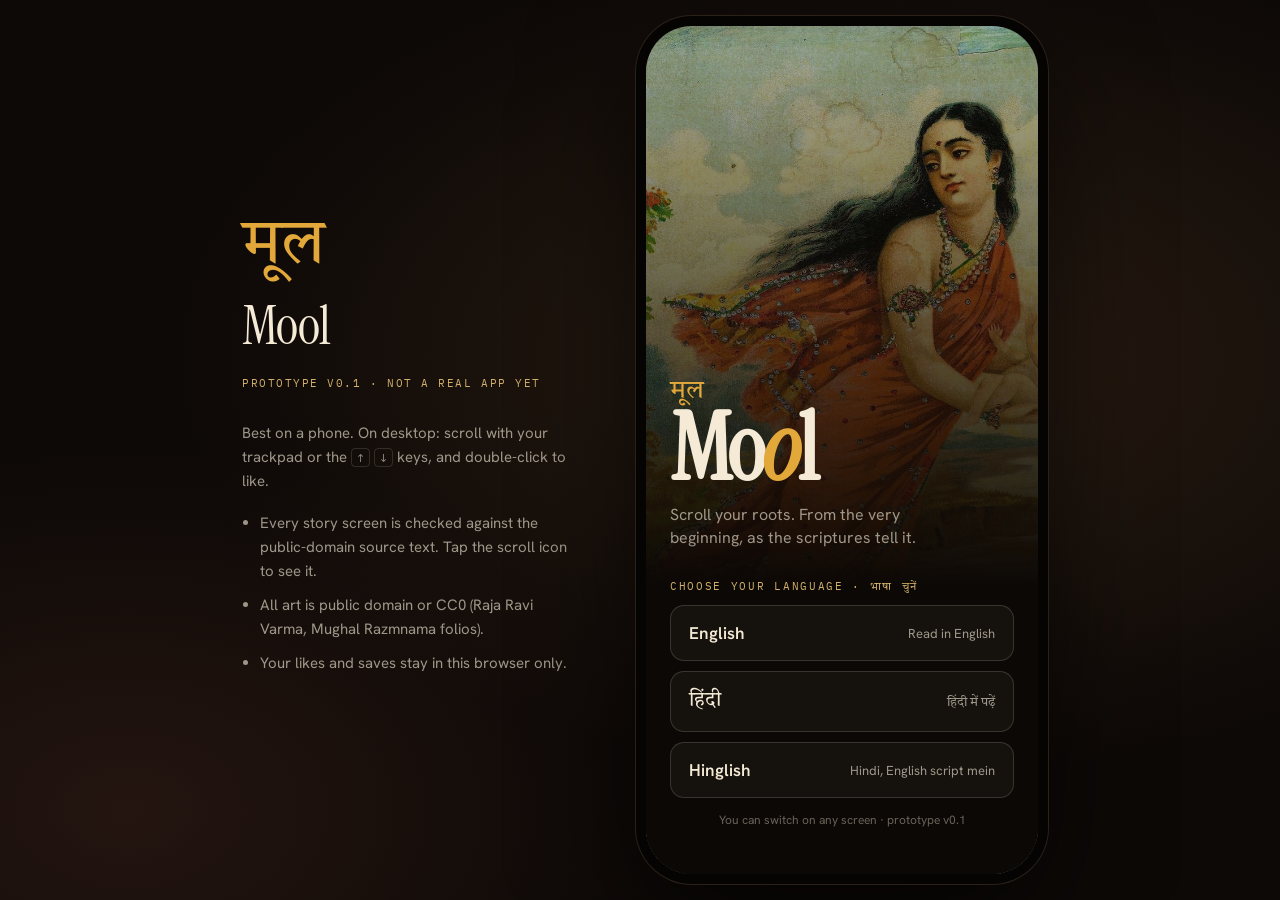
<file: index.html>
<!doctype html>
<html lang="en">
<head>
  <meta charset="utf-8" />
  <meta name="viewport" content="width=device-width, initial-scale=1, viewport-fit=cover, user-scalable=no" />
  <meta name="theme-color" content="#120d09" />
  <title>Mool · Scroll your roots</title>
  <link rel="preconnect" href="https://fonts.googleapis.com" />
  <link rel="preconnect" href="https://fonts.gstatic.com" crossorigin />
  <link href="https://fonts.googleapis.com/css2?family=Instrument+Serif:ital@0;1&family=Tiro+Devanagari+Hindi:ital@0;1&family=Tiro+Devanagari+Sanskrit&family=Hanken+Grotesk:wght@400;500;600;700&family=IBM+Plex+Mono:wght@400;500&display=swap" rel="stylesheet" />
  <link rel="stylesheet" href="styles.css" />
</head>
<body>
  <!-- desktop-only side note -->
  <aside class="deck" aria-hidden="true">
    <div class="deck__mark">मूल</div>
    <h1 class="deck__title">Mool</h1>
    <p class="deck__kicker">prototype v0.1 · not a real app yet</p>
    <p class="deck__p">Best on a phone. On desktop: scroll with your trackpad or the <kbd>↑</kbd> <kbd>↓</kbd> keys, and double-click to like.</p>
    <ul class="deck__list">
      <li>Every story screen is checked against the public-domain source text. Tap the scroll icon to see it.</li>
      <li>All art is public domain or CC0 (Raja Ravi Varma, Mughal Razmnama folios).</li>
      <li>Your likes and saves stay in this browser only.</li>
    </ul>
  </aside>

  <main class="phone" id="phone">
    <!-- top bar -->
    <header class="topbar" id="topbar">
      <button class="iconbtn topbar__mark" id="markBtn" aria-label="Mool">
        <svg viewBox="0 0 32 32" width="26" height="26" aria-hidden="true"><use href="#i-mark"/></svg>
      </button>
      <nav class="tabs" role="tablist">
        <button role="tab" class="tab is-on" data-tab="story" id="tabStory">Story</button>
        <button role="tab" class="tab" data-tab="discover" id="tabDiscover">Discover</button>
      </nav>
      <button class="iconbtn" id="soundBtn" aria-label="Ambient tanpura" aria-pressed="false">
        <svg viewBox="0 0 24 24" width="22" height="22" aria-hidden="true"><use href="#i-sound-off"/></svg>
      </button>
      <div class="progress" id="progress" aria-hidden="true"></div>
    </header>

    <!-- feeds -->
    <section class="feed is-on" id="feedStory" data-feed="story" aria-label="Story feed"></section>
    <section class="feed" id="feedDiscover" data-feed="discover" aria-label="Discover feed"></section>

    <!-- panels -->
    <section class="panel" id="panelJourney" aria-label="Journey"></section>
    <section class="panel" id="panelSaved" aria-label="Saved"></section>

    <!-- bottom nav -->
    <nav class="bottomnav" id="bottomnav">
      <button class="navbtn is-on" data-view="feed"><svg viewBox="0 0 24 24" aria-hidden="true"><use href="#i-scroll"/></svg><span data-ui="nav_scroll">Scroll</span></button>
      <button class="navbtn" data-view="journey"><svg viewBox="0 0 24 24" aria-hidden="true"><use href="#i-path"/></svg><span data-ui="nav_journey">Journey</span></button>
      <button class="navbtn" data-view="saved"><svg viewBox="0 0 24 24" aria-hidden="true"><use href="#i-bookmark"/></svg><span data-ui="nav_saved">Saved</span></button>
    </nav>

    <!-- bottom sheet -->
    <div class="sheet-wrap" id="sheetWrap" aria-hidden="true">
      <div class="sheet-scrim" data-close></div>
      <div class="sheet" id="sheet" role="dialog" aria-modal="true"></div>
    </div>

    <!-- onboarding -->
    <section class="onboard" id="onboard"></section>

    <div class="toast" id="toast" role="status" aria-live="polite"></div>
  </main>

  <!-- hand-drawn icon set -->
  <svg width="0" height="0" style="position:absolute" aria-hidden="true">
    <defs>
      <symbol id="i-mark" viewBox="0 0 32 32">
        <path d="M16 3.5v13.2" fill="none" stroke="currentColor" stroke-width="1.6" stroke-linecap="round"/>
        <path d="M16 16.7c-1.6 3.4-4.9 5.3-8.6 5.6M16 16.7c1.4 3.9 4.6 6.4 8.8 7M16 16.7c-.2 4.2.6 8.1 2.6 11.6M12.2 20.6c-.4 2.6-1.8 4.5-3.9 6.3M20.5 21.4c1.9.7 3 2.2 3.4 4.4" fill="none" stroke="currentColor" stroke-width="1.4" stroke-linecap="round"/>
        <circle cx="16" cy="6.4" r="2.1" fill="currentColor"/>
      </symbol>
      <symbol id="i-heart" viewBox="0 0 24 24">
        <path d="M12 20.3c-.3 0-.6-.1-.8-.3C6.4 15.9 3.2 13 3.2 9.2 3.2 6.6 5.2 4.6 7.7 4.6c1.7 0 3.2.9 4.3 2.4 1.1-1.5 2.6-2.4 4.3-2.4 2.5 0 4.5 2 4.5 4.6 0 3.8-3.2 6.7-8 10.8-.2.2-.5.3-.8.3z"/>
      </symbol>
      <symbol id="i-bookmark" viewBox="0 0 24 24">
        <path d="M6.6 3.8h10.8c.5 0 .9.4.9.9v15.6c0 .4-.4.6-.7.4L12 17.1l-5.6 3.6c-.3.2-.7 0-.7-.4V4.7c0-.5.4-.9.9-.9z" fill="none" stroke="currentColor" stroke-width="1.7" stroke-linejoin="round"/>
      </symbol>
      <symbol id="i-bookmark-fill" viewBox="0 0 24 24">
        <path d="M6.6 3.8h10.8c.5 0 .9.4.9.9v15.6c0 .4-.4.6-.7.4L12 17.1l-5.6 3.6c-.3.2-.7 0-.7-.4V4.7c0-.5.4-.9.9-.9z"/>
      </symbol>
      <symbol id="i-share" viewBox="0 0 24 24">
        <path d="M13.6 5.2 20.4 11l-6.8 5.8v-3.4c-4.6-.2-7.7 1.2-10 4.6.6-5.3 3.6-8.6 10-9.4z" fill="none" stroke="currentColor" stroke-width="1.7" stroke-linejoin="round"/>
      </symbol>
      <symbol id="i-source" viewBox="0 0 24 24">
        <path d="M6.2 4.5h10.6a2 2 0 0 1 2 2v11.3a1.7 1.7 0 0 1-1.7 1.7H8.1" fill="none" stroke="currentColor" stroke-width="1.6" stroke-linecap="round"/>
        <path d="M6.2 4.5A1.8 1.8 0 0 0 4.4 6.3v1.4h3.5V6.3a1.8 1.8 0 0 0-1.7-1.8zM7.9 7.7v10.1a1.7 1.7 0 0 0 1.7 1.7h7.5" fill="none" stroke="currentColor" stroke-width="1.6" stroke-linejoin="round"/>
        <path d="M10.6 9.2h5.2M10.6 12h5.2M10.6 14.8h3.4" fill="none" stroke="currentColor" stroke-width="1.4" stroke-linecap="round"/>
      </symbol>
      <symbol id="i-scroll" viewBox="0 0 24 24">
        <rect x="5.5" y="3.5" width="13" height="17" rx="3" fill="none" stroke="currentColor" stroke-width="1.7"/>
        <path d="M9 9.5 12 7l3 2.5M9 14.5l3 2.5 3-2.5" fill="none" stroke="currentColor" stroke-width="1.6" stroke-linecap="round" stroke-linejoin="round"/>
      </symbol>
      <symbol id="i-path" viewBox="0 0 24 24">
        <circle cx="6" cy="5.5" r="2" fill="none" stroke="currentColor" stroke-width="1.6"/>
        <circle cx="18" cy="12" r="2" fill="none" stroke="currentColor" stroke-width="1.6"/>
        <circle cx="7" cy="18.5" r="2" fill="currentColor"/>
        <path d="M8 6c5 .3 8 1.6 8.3 4.3M16.2 13.6C15.6 16 13 17.4 9 18" fill="none" stroke="currentColor" stroke-width="1.6" stroke-linecap="round" stroke-dasharray="0.1 3"/>
      </symbol>
      <symbol id="i-sound-on" viewBox="0 0 24 24">
        <path d="M4 9.5h3.2L12 5.6v12.8l-4.8-3.9H4z" fill="none" stroke="currentColor" stroke-width="1.6" stroke-linejoin="round"/>
        <path d="M15.3 9.2c1.4 1.6 1.4 4 0 5.6M17.8 6.8c2.7 2.9 2.7 7.5 0 10.4" fill="none" stroke="currentColor" stroke-width="1.6" stroke-linecap="round"/>
      </symbol>
      <symbol id="i-sound-off" viewBox="0 0 24 24">
        <path d="M4 9.5h3.2L12 5.6v12.8l-4.8-3.9H4z" fill="none" stroke="currentColor" stroke-width="1.6" stroke-linejoin="round"/>
        <path d="M16 9.5l4.5 5M20.5 9.5l-4.5 5" fill="none" stroke="currentColor" stroke-width="1.6" stroke-linecap="round"/>
      </symbol>
      <symbol id="i-lock" viewBox="0 0 24 24">
        <rect x="5.5" y="10.5" width="13" height="9.5" rx="2.2" fill="none" stroke="currentColor" stroke-width="1.6"/>
        <path d="M8.5 10.5V8a3.5 3.5 0 0 1 7 0v2.5" fill="none" stroke="currentColor" stroke-width="1.6"/>
      </symbol>
      <symbol id="i-diya" viewBox="0 0 32 32">
        <path d="M16 3.8c2.6 3.2 3.4 5.7 2.3 7.9-.6 1.2-1.4 1.8-2.3 1.8s-1.7-.6-2.3-1.8c-1.1-2.2-.3-4.7 2.3-7.9z" fill="#e9a93c"/>
        <path d="M16 7.6c1 1.4 1.3 2.6.8 3.5-.2.4-.5.6-.8.6s-.6-.2-.8-.6c-.5-.9-.2-2.1.8-3.5z" fill="#fff1c9"/>
        <path d="M4.5 16.5h23c-.6 5.6-5.3 9.3-11.5 9.3S5.1 22.1 4.5 16.5z" fill="#b8431f"/>
        <path d="M4.5 16.5h23" stroke="#6e2410" stroke-width="1.2"/>
        <path d="M9 20.4c2.2 1.3 4.5 1.9 7 1.9s4.8-.6 7-1.9" fill="none" stroke="#e8b06a" stroke-width=".9" stroke-dasharray="1 1.6"/>
      </symbol>
      <symbol id="i-bell" viewBox="0 0 24 24">
        <path d="M6.5 16.5V11a5.5 5.5 0 0 1 11 0v5.5l1.5 1.8H5zM10 20.5a2 2 0 0 0 4 0" fill="none" stroke="currentColor" stroke-width="1.6" stroke-linejoin="round"/>
      </symbol>
      <symbol id="i-check" viewBox="0 0 24 24">
        <path d="M5 12.5l4.3 4.3L19 7.2" fill="none" stroke="currentColor" stroke-width="2" stroke-linecap="round" stroke-linejoin="round"/>
      </symbol>
      <symbol id="i-arrow" viewBox="0 0 24 24">
        <path d="M5 12h13M13 6.5l5.5 5.5-5.5 5.5" fill="none" stroke="currentColor" stroke-width="1.7" stroke-linecap="round" stroke-linejoin="round"/>
      </symbol>
      <symbol id="i-chev" viewBox="0 0 24 24">
        <path d="M6.5 14.5 12 9l5.5 5.5" fill="none" stroke="currentColor" stroke-width="1.8" stroke-linecap="round" stroke-linejoin="round"/>
      </symbol>
      <symbol id="i-petal" viewBox="0 0 20 20">
        <path d="M10 1.5c3.8 3 5 6.4 3.8 10.1C12.9 14.4 11.5 17 10 18.5 8.5 17 7.1 14.4 6.2 11.6 5 7.9 6.2 4.5 10 1.5z"/>
      </symbol>
      <filter id="grain">
        <feTurbulence type="fractalNoise" baseFrequency=".9" numOctaves="2" stitchTiles="stitch"/>
        <feColorMatrix values="0 0 0 0 0  0 0 0 0 0  0 0 0 0 0  0 0 0 .55 0"/>
      </filter>
    </defs>
  </svg>

  <script src="content.js"></script>
  <script src="app.js"></script>
</body>
</html>
</file>
<file: styles.css>
/* =================================================================
   MOOL · prototype styles
   palette: ink, palm-leaf paper, sindoor, haldi, peacock
================================================================= */
:root {
  --ink: #120d09;
  --ink-2: #1b140f;
  --ink-3: #2a2018;
  --paper: #efe5cf;
  --paper-2: #e4d5b4;
  --paper-ink: #2b1d12;
  --sindoor: #c4381c;
  --haldi: #e3a83a;
  --gold: #d2b06a;
  --peacock: #2f7a6f;
  --cream: #f4ead6;
  --muted: rgba(244, 234, 214, .62);
  --hair: rgba(244, 234, 214, .14);

  --f-display: 'Instrument Serif', 'Times New Roman', serif;
  --f-deva: 'Tiro Devanagari Hindi', 'Noto Serif Devanagari', serif;
  --f-sans: 'Hanken Grotesk', 'Tiro Devanagari Hindi', 'Noto Sans Devanagari', system-ui, sans-serif;
  --f-sa: 'Tiro Devanagari Sanskrit', 'Tiro Devanagari Hindi', serif;
  --f-mono: 'IBM Plex Mono', 'Tiro Devanagari Hindi', 'Noto Sans Devanagari', ui-monospace, monospace;

  --nav-h: 62px;
  --top-h: 56px;
  --safe-b: env(safe-area-inset-bottom, 0px);
  --safe-t: env(safe-area-inset-top, 0px);
  --ease: cubic-bezier(.2, .7, .2, 1);
}

* { box-sizing: border-box; -webkit-tap-highlight-color: transparent; }
html, body { margin: 0; height: 100%; background: var(--ink); color: var(--cream); }
body {
  font-family: var(--f-sans);
  -webkit-font-smoothing: antialiased;
  overflow: hidden;
  overscroll-behavior: none;
}
button { font: inherit; color: inherit; background: none; border: 0; padding: 0; cursor: pointer; }
kbd { font-family: var(--f-mono); font-size: .8em; border: 1px solid var(--hair); border-radius: 4px; padding: 1px 5px; }

/* ---------- desktop stage ---------- */
.deck { display: none; }
.phone {
  position: relative;
  width: 100vw;
  height: 100dvh;
  overflow: hidden;
  background: var(--ink);
  isolation: isolate;
}
@media (min-width: 760px) {
  body {
    display: grid;
    grid-template-columns: minmax(240px, 340px) auto;
    gap: 64px;
    align-items: center;
    justify-content: center;
    background:
      radial-gradient(1200px 700px at 70% 40%, #2a1c12 0%, transparent 60%),
      radial-gradient(900px 600px at 10% 90%, #241510 0%, transparent 60%),
      #0d0907;
  }
  .deck { display: block; color: var(--muted); font-size: 15px; line-height: 1.6; }
  .deck__mark { font-family: var(--f-deva); font-size: 64px; color: var(--haldi); line-height: 1; }
  .deck__title { font-family: var(--f-display); font-weight: 400; font-size: 54px; color: var(--cream); margin: 4px 0 0; letter-spacing: -.01em; }
  .deck__kicker { font-family: var(--f-mono); font-size: 11px; letter-spacing: .14em; text-transform: uppercase; color: var(--gold); margin: 6px 0 28px; }
  .deck__list { padding-left: 18px; margin: 18px 0 0; }
  .deck__list li { margin-bottom: 10px; }
  .phone {
    width: 392px;
    height: min(848px, calc(100vh - 48px));
    border-radius: 46px;
    box-shadow: 0 0 0 10px #050403, 0 0 0 11px #2b2119, 0 40px 120px rgba(0, 0, 0, .7);
  }
}

/* ---------- top bar ---------- */
.topbar {
  position: absolute; z-index: 30; left: 0; right: 0; top: 0;
  height: calc(var(--top-h) + var(--safe-t));
  padding: var(--safe-t) 14px 0;
  display: grid; grid-template-columns: 44px 1fr 44px; align-items: center;
  background: linear-gradient(to bottom, rgba(10, 7, 5, .55), rgba(10, 7, 5, 0));
  pointer-events: none;
  transition: opacity .3s;
}
.topbar > * { pointer-events: auto; }
.topbar.is-hidden { opacity: 0; pointer-events: none; }
.topbar.is-hidden > * { pointer-events: none; }
.topbar__mark { color: var(--haldi); }
.iconbtn { width: 44px; height: 44px; display: grid; place-items: center; border-radius: 50%; }
.iconbtn:active { transform: scale(.92); }
.tabs { justify-self: center; display: flex; gap: 22px; }
.tab {
  font-family: var(--f-sans); font-weight: 600; font-size: 16px; letter-spacing: .01em;
  color: rgba(244, 234, 214, .55); padding: 8px 0; position: relative;
  text-shadow: 0 1px 8px rgba(0, 0, 0, .5);
  transition: color .2s;
}
.tab.is-on { color: var(--cream); }
.tab.is-on::after {
  content: ''; position: absolute; left: 50%; bottom: 2px; width: 18px; height: 2px; margin-left: -9px;
  background: var(--haldi); border-radius: 2px;
}
.lang-hi .tab { font-family: var(--f-deva); font-weight: 400; font-size: 17px; }
.progress {
  position: absolute; left: 16px; right: 16px; bottom: -2px; height: 2px;
  display: flex; gap: 3px; opacity: 1; transition: opacity .25s;
}
.progress.is-hidden { opacity: 0; }
.progress i { flex: 1; background: rgba(244, 234, 214, .2); border-radius: 2px; transition: background .3s; }
.progress i.on { background: rgba(244, 234, 214, .85); }

/* ---------- feeds ---------- */
.feed {
  position: absolute; inset: 0;
  overflow-y: auto; overflow-x: hidden;
  scroll-snap-type: y mandatory;
  overscroll-behavior-y: contain;
  scrollbar-width: none;
  visibility: hidden;
}
.feed::-webkit-scrollbar { display: none; }
.feed.is-on { visibility: visible; }

.slide {
  position: relative; height: 100%; width: 100%;
  scroll-snap-align: start; scroll-snap-stop: always;
  overflow: hidden;
  user-select: none; -webkit-user-select: none;
  background: var(--ink-2);
}

/* art background */
.bg { position: absolute; inset: 0; overflow: hidden; }
.bg img {
  position: absolute; inset: -5%; width: 110%; height: 110%;
  object-fit: cover; object-position: var(--pos, 50% 40%);
  filter: saturate(.92) contrast(1.02);
  transform: scale(1.06);
  will-change: transform;
}
.slide.is-active .bg img { animation: kenburns 24s var(--ease) forwards; }
@keyframes kenburns {
  from { transform: scale(1.16) translate3d(var(--kx, 1.5%), var(--ky, 1%), 0); }
  to   { transform: scale(1.04) translate3d(0, 0, 0); }
}
.shade {
  position: absolute; inset: 0; pointer-events: none;
  background:
    linear-gradient(to top, rgba(12, 8, 5, .96) 0%, rgba(12, 8, 5, .82) 26%, rgba(12, 8, 5, .25) 58%, rgba(12, 8, 5, .05) 72%, rgba(12, 8, 5, .5) 100%);
}
.grain {
  position: absolute; inset: 0; pointer-events: none; opacity: .16; mix-blend-mode: overlay;
  background-image: url("data:image/svg+xml;utf8,<svg xmlns='http://www.w3.org/2000/svg' width='160' height='160'><filter id='n'><feTurbulence type='fractalNoise' baseFrequency='.85' numOctaves='2' stitchTiles='stitch'/></filter><rect width='100%' height='100%' filter='url(%23n)'/></svg>");
}

/* paper look */
.slide.look-paper { background: var(--paper); color: var(--paper-ink); }
.slide.look-paper::before {
  content: ''; position: absolute; inset: 0; pointer-events: none;
  background:
    radial-gradient(120% 80% at 50% 0%, rgba(255, 250, 238, .7), transparent 60%),
    radial-gradient(90% 60% at 100% 100%, rgba(156, 112, 58, .22), transparent 70%),
    radial-gradient(70% 50% at 0% 80%, rgba(156, 112, 58, .16), transparent 70%);
}
.slide.look-paper .grain { opacity: .35; mix-blend-mode: multiply; }
.slide.look-paper .margin {
  position: absolute; top: 0; bottom: 0; left: 22px; width: 1px; background: rgba(196, 56, 28, .35);
}
.slide.look-paper .margin::after {
  content: ''; position: absolute; top: 0; bottom: 0; left: 4px; width: 1px; background: rgba(196, 56, 28, .2);
}
/* night look */
.slide.look-night {
  background:
    radial-gradient(90% 60% at 50% 30%, #2a1d14 0%, #140e0a 60%, #0c0806 100%);
}

/* ---------- slide content ---------- */
.content {
  position: absolute; z-index: 3;
  left: 20px; right: 78px;
  bottom: calc(var(--nav-h) + var(--safe-b) + 92px);
}
.slide.no-rail .content { right: 22px; }
.txt {
  font-family: var(--f-display);
  font-size: clamp(27px, 7.3vw, 32px);
  line-height: 1.14;
  letter-spacing: -.005em;
  margin: 0;
  text-wrap: pretty;
  text-shadow: 0 2px 18px rgba(0, 0, 0, .45);
}
.lang-hi .txt { font-family: var(--f-deva); font-size: clamp(22px, 6vw, 26px); line-height: 1.5; letter-spacing: 0; }
.note {
  margin: 14px 0 0; font-family: var(--f-mono); font-size: 12px; letter-spacing: .06em; text-transform: uppercase;
  color: var(--haldi);
}
.lang-hi .note { font-family: var(--f-deva); font-size: 16px; text-transform: none; letter-spacing: 0; }
.look-paper .txt { text-shadow: none; color: var(--paper-ink); }
.look-paper .note { color: var(--sindoor); }

.slide.is-active .reveal { animation: rise .8s var(--ease) both; }
.slide.is-active .reveal:nth-child(2) { animation-delay: .08s; }
.slide.is-active .reveal:nth-child(3) { animation-delay: .16s; }
.slide.is-active .reveal:nth-child(4) { animation-delay: .24s; }
.slide.is-active .reveal:nth-child(5) { animation-delay: .32s; }
@keyframes rise { from { opacity: 0; transform: translateY(14px); } to { opacity: 1; transform: none; } }

/* quote style on paper */
.style-quote .txt { font-style: italic; }
.style-quote .content::before {
  content: '“'; position: absolute; top: -.62em; left: -6px;
  font-family: var(--f-display); font-size: 120px; line-height: 1; color: rgba(196, 56, 28, .22);
}
.lang-hi .style-quote .txt { font-style: normal; }

/* vow style */
.style-vow .content { bottom: calc(var(--nav-h) + var(--safe-b) + 100px); }
.style-vow .txt { font-size: clamp(36px, 10.5vw, 46px); line-height: 1.04; }
.lang-hi.style-vow .txt, .lang-hi .style-vow .txt { font-size: clamp(30px, 8.6vw, 38px); line-height: 1.32; }

/* caption: the "username" slot */
.caption {
  position: absolute; z-index: 4; left: 20px; right: 84px;
  bottom: calc(var(--nav-h) + var(--safe-b) + 18px);
  display: flex; flex-direction: column; gap: 8px;
}
.who { display: flex; align-items: center; gap: 9px; }
.av {
  width: 30px; height: 30px; border-radius: 50%; flex: none;
  display: grid; place-items: center;
  font-family: var(--f-deva); font-size: 15px; line-height: 1; padding-top: 3px;
  background: var(--haldi); color: #2a1608;
  box-shadow: 0 0 0 2px rgba(18, 13, 9, .6);
}
.who__name { font-weight: 600; font-size: 14px; }
.lang-hi .who__name { font-family: var(--f-deva); font-weight: 400; font-size: 16px; }
.who__cite { font-family: var(--f-mono); font-size: 10.5px; letter-spacing: .08em; text-transform: uppercase; color: var(--muted); margin-top: 1px; }
.look-paper .who__cite { color: rgba(43, 29, 18, .6); }
.look-paper .av { box-shadow: 0 0 0 2px var(--paper); }

.tier {
  align-self: flex-start;
  display: inline-flex; align-items: center; gap: 7px;
  font-family: var(--f-mono); font-size: 10px; letter-spacing: .12em; text-transform: uppercase;
  padding: 5px 9px 5px 8px; border-radius: 3px;
  background: rgba(18, 13, 9, .55); border: 1px solid var(--hair);
  backdrop-filter: blur(6px); -webkit-backdrop-filter: blur(6px);
}
.lang-hi .tier { font-family: var(--f-deva); font-size: 13px; letter-spacing: 0; text-transform: none; padding: 3px 9px 2px 8px; }
.tier::before { content: ''; width: 6px; height: 6px; border-radius: 50%; background: var(--dot, var(--peacock)); box-shadow: 0 0 0 3px color-mix(in srgb, var(--dot, var(--peacock)) 25%, transparent); }
.tier--vyasa { --dot: #49b39f; }
.tier--later { --dot: var(--haldi); }
.tier--myth { --dot: #e2533a; }
.look-paper .tier { background: rgba(43, 29, 18, .06); border-color: rgba(43, 29, 18, .18); color: var(--paper-ink); }

/* ---------- right rail ---------- */
.rail {
  position: absolute; z-index: 5; right: 10px;
  bottom: calc(var(--nav-h) + var(--safe-b) + 18px);
  display: flex; flex-direction: column; align-items: center; gap: 14px;
}
.rbtn { display: flex; flex-direction: column; align-items: center; gap: 4px; width: 56px; }
.rbtn svg { width: 30px; height: 30px; filter: drop-shadow(0 2px 6px rgba(0, 0, 0, .45)); transition: transform .2s var(--ease); }
.rbtn span { font-size: 11px; font-weight: 600; letter-spacing: .02em; text-shadow: 0 1px 6px rgba(0, 0, 0, .6); }
.lang-hi .rbtn span { font-family: var(--f-deva); font-weight: 400; font-size: 12.5px; }
.rbtn:active svg { transform: scale(.86); }
.rbtn--like svg { fill: rgba(244, 234, 214, .0); stroke: currentColor; stroke-width: 1.7; }
.rbtn--like.is-on svg { fill: var(--sindoor); stroke: var(--sindoor); animation: pop .45s var(--ease); }
.rbtn--save.is-on svg { color: var(--haldi); }
@keyframes pop { 0% { transform: scale(.6); } 60% { transform: scale(1.22); } 100% { transform: scale(1); } }
.langchip {
  width: 34px; height: 34px; border-radius: 50%;
  display: grid; place-items: center;
  border: 1.6px solid currentColor; font-weight: 700; font-size: 11.5px; letter-spacing: .02em;
  box-shadow: 0 2px 8px rgba(0, 0, 0, .35);
}
.langchip.is-hi { font-family: var(--f-deva); font-weight: 400; font-size: 15px; padding-top: 3px; }
.look-paper .rbtn { color: var(--paper-ink); }
.look-paper .rbtn svg, .look-paper .rbtn span, .look-paper .langchip { filter: none; text-shadow: none; box-shadow: none; }

/* ---------- title / end slides ---------- */
.titleblock { position: absolute; z-index: 3; left: 22px; right: 22px; bottom: calc(var(--nav-h) + var(--safe-b) + 54px); }
.kicker { font-family: var(--f-mono); font-size: 11px; letter-spacing: .16em; text-transform: uppercase; color: var(--haldi); margin: 0 0 14px; }
.lang-hi .kicker { font-family: var(--f-deva); font-size: 15px; letter-spacing: 0; text-transform: none; }
.bigtitle { font-family: var(--f-display); font-weight: 400; font-size: clamp(54px, 16vw, 70px); line-height: .92; letter-spacing: -.02em; margin: 0; }
.bigtitle em { font-style: italic; color: var(--haldi); }
.lang-hi .bigtitle { font-family: var(--f-deva); font-size: clamp(44px, 13vw, 56px); line-height: 1.2; letter-spacing: 0; }
.subline { margin: 16px 0 0; color: var(--muted); font-size: 14px; }
.lang-hi .subline { font-family: var(--f-deva); font-size: 16px; }
.hint {
  position: absolute; z-index: 3; left: 0; right: 0; bottom: calc(var(--nav-h) + var(--safe-b) + 10px);
  display: flex; flex-direction: column; align-items: center; gap: 2px;
  font-size: 12px; color: var(--muted);
}
.hint svg { width: 22px; height: 22px; animation: nudge 1.8s ease-in-out infinite; }
@keyframes nudge { 0%, 100% { transform: translateY(0); opacity: .6; } 50% { transform: translateY(-6px); opacity: 1; } }
.lang-hi .hint { font-family: var(--f-deva); font-size: 14px; }
.endtitle { font-family: var(--f-display); font-size: clamp(38px, 11vw, 48px); line-height: 1.02; margin: 0; letter-spacing: -.01em; }
.lang-hi .endtitle { font-family: var(--f-deva); font-size: clamp(30px, 8.5vw, 36px); line-height: 1.38; }
.btn {
  display: inline-flex; align-items: center; gap: 10px;
  margin-top: 22px; padding: 14px 20px 14px 22px; border-radius: 999px;
  background: var(--cream); color: var(--ink); font-weight: 700; font-size: 15px;
}
.btn svg { width: 18px; height: 18px; }
.lang-hi .btn { font-family: var(--f-deva); font-weight: 400; font-size: 17px; padding-top: 12px; }
.btn--ghost { background: transparent; color: var(--cream); border: 1px solid var(--hair); }
.btn:active { transform: scale(.97); }

/* ---------- motifs ---------- */
.motif { position: absolute; inset: 0; pointer-events: none; z-index: 1; }
.seven { position: absolute; left: 22px; right: 22px; top: 22%; display: flex; gap: 12px; justify-content: flex-start; }
.seven i {
  width: 24px; height: 24px; border-radius: 50%;
  background: radial-gradient(circle at 35% 35%, #8fb8c6, #3b6676 70%);
  opacity: 0; transform: translateY(-10px);
}
.seven i.eighth { background: none; border: 1.5px dashed var(--haldi); }
.slide.is-active .seven i { animation: drop .55s var(--ease) forwards; }
.slide.is-active .seven i:nth-child(1) { animation-delay: .1s; }
.slide.is-active .seven i:nth-child(2) { animation-delay: .25s; }
.slide.is-active .seven i:nth-child(3) { animation-delay: .4s; }
.slide.is-active .seven i:nth-child(4) { animation-delay: .55s; }
.slide.is-active .seven i:nth-child(5) { animation-delay: .7s; }
.slide.is-active .seven i:nth-child(6) { animation-delay: .85s; }
.slide.is-active .seven i:nth-child(7) { animation-delay: 1s; }
.slide.is-active .seven i:nth-child(8) { animation-delay: 1.4s; }
@keyframes drop { to { opacity: 1; transform: none; } }

.river { position: absolute; left: 0; right: 0; top: 14%; height: 40%; }
.river path { fill: none; stroke: rgba(143, 184, 198, .5); stroke-width: 1.2; stroke-dasharray: 6 9; }
.slide.is-active .river path { animation: flow 2.4s linear 3 forwards; }
.river path:nth-child(2) { stroke: rgba(143, 184, 198, .35); }
.river path:nth-child(3) { stroke: rgba(143, 184, 198, .25); }
.river .arrowline { stroke: var(--haldi); stroke-width: 1.6; stroke-dasharray: none; opacity: 0; }
.slide.is-active .river .arrowline { animation: show .4s ease 6.6s forwards; }
@keyframes flow { to { stroke-dashoffset: -60; } }
@keyframes show { to { opacity: 1; } }

.lake { position: absolute; left: -10%; right: -10%; top: 12%; height: 34%; opacity: .7; }
.lake ellipse { fill: none; stroke: rgba(143, 184, 198, .35); stroke-width: 1; }
.slide.is-active .lake ellipse { animation: ripple 5s ease-in-out infinite; transform-origin: 50% 50%; }
.lake ellipse:nth-child(2) { animation-delay: -1.6s !important; }
.lake ellipse:nth-child(3) { animation-delay: -3.2s !important; }
@keyframes ripple { 0% { transform: scale(.6); opacity: 0; } 30% { opacity: 1; } 100% { transform: scale(1.25); opacity: 0; } }

.boat { position: absolute; right: 26px; top: 16%; width: 120px; color: rgba(43, 29, 18, .55); }

.petalrain { position: absolute; inset: 0; z-index: 2; pointer-events: none; overflow: hidden; }
.petalrain i {
  position: absolute; top: -30px; width: 14px; height: 14px; opacity: 0;
  background: var(--c, var(--haldi));
  clip-path: path('M7 0C10 2.5 11 5 10 8 9.3 10.3 8.2 12.3 7 14 5.8 12.3 4.7 10.3 4 8 3 5 4 2.5 7 0Z');
}
.slide.is-active .petalrain i { animation: fall var(--d, 6s) linear var(--delay, 0s) infinite; }
@keyframes fall {
  0% { opacity: 0; transform: translate3d(0, 0, 0) rotate(0); }
  10% { opacity: .95; }
  100% { opacity: .9; transform: translate3d(var(--dx, 30px), 105vh, 0) rotate(var(--r, 340deg)); }
}

/* ---------- myth / fact (paper) ---------- */
.factblock { position: absolute; z-index: 3; left: 34px; right: 80px; top: calc(var(--top-h) + var(--safe-t) + 28px); bottom: calc(var(--nav-h) + var(--safe-b) + 108px); display: flex; flex-direction: column; justify-content: flex-end; }
.factblock .kicker { color: var(--sindoor); }
.look-art .factblock .kicker, .look-night .factblock .kicker { color: var(--haldi); }
.fq { font-family: var(--f-display); font-size: clamp(30px, 8.6vw, 37px); line-height: 1.04; margin: 0; letter-spacing: -.01em; }
.lang-hi .fq { font-family: var(--f-deva); font-size: clamp(24px, 6.8vw, 29px); line-height: 1.42; letter-spacing: 0; }
.fbody { font-size: 15px; line-height: 1.52; margin: 14px 0 0; color: inherit; opacity: .9; }
.lang-hi .fbody { font-family: var(--f-deva); font-size: 16.5px; line-height: 1.62; }
.ffoot { margin: 12px 0 0; font-family: var(--f-mono); font-size: 11px; letter-spacing: .04em; opacity: .7; }
.lang-hi .ffoot { font-family: var(--f-deva); font-size: 14px; letter-spacing: 0; }
.look-art .factblock { left: 20px; }
.look-art .fbody { text-shadow: 0 1px 10px rgba(0, 0, 0, .6); }

.stamp {
  align-self: flex-start;
  margin: 18px 0 2px; padding: 8px 12px 7px;
  border: 2.5px solid var(--sindoor); outline: 1px solid var(--sindoor); outline-offset: 3px;
  color: var(--sindoor); border-radius: 3px;
  font-family: var(--f-mono); font-weight: 500; font-size: 13px; letter-spacing: .1em; text-transform: uppercase;
  transform: rotate(-4deg);
  mix-blend-mode: multiply;
  opacity: .92;
}
.lang-hi .stamp { font-family: var(--f-deva); font-size: 16px; letter-spacing: 0; text-transform: none; padding-top: 6px; }
.stamp.is-later { color: #a8701a; border-color: #b77d1f; outline-color: #b77d1f; }
.slide.is-active .stamp { animation: stampin .5s cubic-bezier(.3, 1.6, .5, 1) .45s both; }
@keyframes stampin { from { opacity: 0; transform: rotate(-4deg) scale(1.7); } to { opacity: .92; transform: rotate(-4deg) scale(1); } }
.plate {
  margin: 0 0 18px; padding: 8px; background: #f8f0dd; border: 1px solid rgba(43, 29, 18, .15);
  box-shadow: 0 10px 30px rgba(70, 44, 18, .25); transform: rotate(-1.2deg);
}
.plate img { display: block; width: 100%; height: auto; max-height: 26vh; object-fit: cover; }
.plate figcaption { font-family: var(--f-mono); font-size: 9.5px; letter-spacing: .06em; color: rgba(43, 29, 18, .6); margin-top: 6px; }
.folio { position: absolute; z-index: 3; right: 20px; top: calc(var(--top-h) + var(--safe-t) + 10px); font-family: var(--f-deva); font-size: 17px; color: rgba(196, 56, 28, .6); }

/* ---------- shloka ---------- */
.shloka { position: absolute; z-index: 3; left: 22px; right: 80px; top: calc(var(--top-h) + var(--safe-t) + 20px); bottom: calc(var(--nav-h) + var(--safe-b) + 100px); display: flex; flex-direction: column; justify-content: flex-end; }
.sa { font-family: var(--f-sa); font-size: clamp(22px, 6.2vw, 27px); line-height: 1.62; color: var(--gold); margin: 0; white-space: pre-line; text-shadow: 0 2px 16px rgba(0, 0, 0, .6); }
.tl { font-family: var(--f-mono); font-size: 11px; line-height: 1.6; letter-spacing: .02em; color: var(--muted); margin: 10px 0 0; font-style: italic; }
.rule { width: 46px; height: 1px; background: var(--gold); opacity: .5; margin: 18px 0; }
.shloka .txt { font-size: clamp(22px, 6vw, 26px); line-height: 1.24; }
.lang-hi .shloka .txt { font-size: clamp(19px, 5.3vw, 22px); line-height: 1.58; }
.trby { margin: 10px 0 0; font-family: var(--f-mono); font-size: 10.5px; letter-spacing: .08em; text-transform: uppercase; color: var(--muted); }
.lang-hi .trby { font-family: var(--f-deva); font-size: 13.5px; letter-spacing: 0; text-transform: none; }
.shloka-num { position: absolute; z-index: 3; right: 22px; top: calc(var(--top-h) + var(--safe-t) + 12px); font-family: var(--f-deva); color: var(--gold); opacity: .7; font-size: 18px; }
.look-art .sa { color: #f1d796; }
.kind-shloka.look-art .shade { background: linear-gradient(to top, rgba(12, 8, 5, .97) 0%, rgba(12, 8, 5, .88) 55%, rgba(12, 8, 5, .62) 100%); }
.kind-shloka.look-art .bg img { filter: saturate(.7) blur(1.5px); }
.sa { text-wrap: balance; }
.lang-hi .who__cite { font-family: var(--f-deva); font-size: 13px; letter-spacing: 0; text-transform: none; }

/* ---------- yaksha ---------- */
.yq { font-family: var(--f-mono); font-size: 12px; letter-spacing: .06em; text-transform: uppercase; color: var(--haldi); margin: 0 0 14px; line-height: 1.6; }
.lang-hi .yq { font-family: var(--f-deva); font-size: 17px; text-transform: none; letter-spacing: 0; }

/* ---------- double-tap burst ---------- */
.burst { position: absolute; z-index: 20; pointer-events: none; width: 0; height: 0; }
.burst svg.h { position: absolute; width: 96px; height: 96px; left: -48px; top: -48px; fill: var(--sindoor); filter: drop-shadow(0 6px 20px rgba(196, 56, 28, .5)); animation: heart .9s var(--ease) forwards; }
@keyframes heart {
  0% { transform: scale(.2) rotate(-14deg); opacity: 0; }
  18% { transform: scale(1.18) rotate(-8deg); opacity: 1; }
  32% { transform: scale(.94) rotate(-8deg); }
  70% { transform: scale(1) rotate(-8deg); opacity: 1; }
  100% { transform: scale(1.1) translateY(-60px) rotate(-8deg); opacity: 0; }
}
.burst .p { position: absolute; width: 12px; height: 12px; left: -6px; top: -6px; background: var(--c); animation: petal .95s var(--ease) forwards; clip-path: path('M6 0C8.6 2.1 9.4 4.3 8.6 6.9 8 8.8 7 10.6 6 12 5 10.6 4 8.8 3.4 6.9 2.6 4.3 3.4 2.1 6 0Z'); }
@keyframes petal {
  0% { transform: translate(0, 0) rotate(0) scale(.4); opacity: 0; }
  15% { opacity: 1; }
  100% { transform: translate(var(--x), var(--y)) rotate(var(--r)) scale(1); opacity: 0; }
}

/* ---------- bottom nav ---------- */
.bottomnav {
  position: absolute; z-index: 40; left: 0; right: 0; bottom: 0;
  height: calc(var(--nav-h) + var(--safe-b)); padding-bottom: var(--safe-b);
  display: grid; grid-template-columns: repeat(3, 1fr);
  background: rgba(14, 10, 7, .94);
  border-top: 1px solid rgba(244, 234, 214, .08);
  backdrop-filter: blur(10px); -webkit-backdrop-filter: blur(10px);
}
.navbtn { display: flex; flex-direction: column; align-items: center; justify-content: center; gap: 3px; color: rgba(244, 234, 214, .5); font-size: 11px; font-weight: 600; }
.navbtn svg { width: 24px; height: 24px; }
.navbtn.is-on { color: var(--cream); }
.navbtn.is-on svg { color: var(--haldi); }
.lang-hi .navbtn { font-family: var(--f-deva); font-weight: 400; font-size: 13px; }

/* ---------- panels ---------- */
.panel {
  position: absolute; z-index: 35; inset: 0; bottom: calc(var(--nav-h) + var(--safe-b));
  overflow-y: auto; background: var(--ink);
  transform: translateY(14px); opacity: 0; pointer-events: none; visibility: hidden;
  transition: opacity .28s var(--ease), transform .28s var(--ease), visibility 0s .28s;
  scrollbar-width: none;
}
.panel::-webkit-scrollbar { display: none; }
.panel.is-on { opacity: 1; transform: none; pointer-events: auto; visibility: visible; transition: opacity .28s var(--ease), transform .28s var(--ease); }
.panel__inner { padding: calc(var(--safe-t) + 22px) 20px 40px; }
.phead { display: flex; align-items: flex-end; justify-content: space-between; gap: 12px; margin-bottom: 22px; }
.ptitle { font-family: var(--f-display); font-weight: 400; font-size: 40px; line-height: 1; margin: 0; letter-spacing: -.01em; }
.lang-hi .ptitle { font-family: var(--f-deva); font-size: 32px; line-height: 1.3; }
.streak { display: flex; align-items: center; gap: 8px; font-size: 12px; color: var(--muted); padding: 6px 12px 6px 6px; border: 1px solid var(--hair); border-radius: 999px; white-space: nowrap; }
.streak svg { width: 26px; height: 26px; }
.slide.is-active .streak svg path:first-child { animation: flicker 2.2s ease-in-out infinite; }
.streak svg path:first-child { transform-origin: 16px 12px; animation: flicker 2.2s ease-in-out infinite; }
@keyframes flicker { 0%, 100% { transform: scale(1) rotate(0); } 30% { transform: scale(1.05, .95) rotate(-2deg); } 60% { transform: scale(.96, 1.06) rotate(2deg); } }
.lang-hi .streak { font-family: var(--f-deva); font-size: 14px; }

/* journey path */
.path { position: relative; padding-left: 34px; }
.path::before { content: ''; position: absolute; left: 13px; top: 18px; bottom: 30px; width: 0; border-left: 1.5px dashed rgba(210, 176, 106, .35); }
.stage { position: relative; margin-bottom: 14px; }
.node {
  position: absolute; left: -34px; top: 14px; width: 28px; height: 28px; border-radius: 50%;
  display: grid; place-items: center; font-family: var(--f-deva); font-size: 14px; padding-top: 2px;
  background: var(--ink-3); color: var(--muted); border: 1px solid var(--hair);
}
.stage.is-live .node, .stage.is-done .node { background: var(--haldi); color: #2a1608; border-color: var(--haldi); }
.stage.is-done .node svg { width: 15px; height: 15px; margin-top: -2px; }
.scard {
  display: block; width: 100%; text-align: left;
  padding: 14px 16px; border-radius: 14px;
  background: var(--ink-2); border: 1px solid rgba(244, 234, 214, .07);
  position: relative; overflow: hidden;
}
.scard:active { transform: scale(.99); }
.scard__top { display: flex; align-items: baseline; justify-content: space-between; gap: 10px; }
.scard__name { font-family: var(--f-display); font-size: 26px; line-height: 1.1; }
.lang-hi .scard__name { font-family: var(--f-deva); font-size: 22px; line-height: 1.45; }
.scard__dev { font-family: var(--f-deva); color: rgba(210, 176, 106, .55); font-size: 17px; }
.scard__line { color: var(--muted); font-size: 13.5px; margin-top: 2px; }
.lang-hi .scard__line { font-family: var(--f-deva); font-size: 15px; }
.pill { display: inline-flex; align-items: center; gap: 6px; font-family: var(--f-mono); font-size: 10px; letter-spacing: .12em; text-transform: uppercase; padding: 4px 8px; border-radius: 3px; margin-top: 10px; }
.lang-hi .pill { font-family: var(--f-deva); font-size: 13px; letter-spacing: 0; text-transform: none; padding: 3px 8px 1px; }
.pill svg { width: 13px; height: 13px; }
.pill--soon { background: rgba(244, 234, 214, .06); color: var(--muted); }
.pill--live { background: rgba(73, 179, 159, .14); color: #7fd3c1; }
.pill--notified { background: rgba(227, 168, 58, .14); color: var(--haldi); }
.substages { display: grid; gap: 10px; margin-top: 12px; }
.sub {
  display: block; width: 100%; text-align: left; padding: 12px 14px; border-radius: 12px;
  background: rgba(244, 234, 214, .03); border: 1px solid rgba(244, 234, 214, .07);
}
.sub--live { background: linear-gradient(135deg, rgba(227, 168, 58, .16), rgba(196, 56, 28, .1)); border-color: rgba(227, 168, 58, .35); }
.sub__row { display: flex; align-items: center; justify-content: space-between; gap: 8px; }
.sub__name { font-family: var(--f-display); font-size: 22px; }
.lang-hi .sub__name { font-family: var(--f-deva); font-size: 19px; line-height: 1.5; }
.meter { height: 3px; border-radius: 3px; background: rgba(244, 234, 214, .1); margin-top: 10px; overflow: hidden; }
.meter i { display: block; height: 100%; background: var(--haldi); border-radius: 3px; transition: width .4s var(--ease); }
.sub__meta { display: flex; justify-content: space-between; margin-top: 8px; font-size: 12px; color: var(--muted); }
.lang-hi .sub__meta { font-family: var(--f-deva); font-size: 14px; }
.sub__go { display: inline-flex; align-items: center; gap: 4px; color: var(--cream); font-weight: 600; }
.sub__go svg { width: 15px; height: 15px; }
.pfoot { margin-top: 28px; padding-top: 18px; border-top: 1px solid var(--hair); display: flex; gap: 18px; flex-wrap: wrap; }
.linkbtn { font-size: 13px; color: var(--muted); text-decoration: underline; text-underline-offset: 3px; text-decoration-color: rgba(244, 234, 214, .25); }
.lang-hi .linkbtn { font-family: var(--f-deva); font-size: 15px; }

/* saved */
.savedgrid { display: grid; grid-template-columns: 1fr 1fr; gap: 10px; }
.sitem { position: relative; aspect-ratio: 3 / 4.4; border-radius: 12px; overflow: hidden; text-align: left; background: var(--ink-2); }
.sitem img { position: absolute; inset: 0; width: 100%; height: 100%; object-fit: cover; opacity: .75; }
.sitem.is-paper { background: var(--paper); color: var(--paper-ink); }
.sitem::after { content: ''; position: absolute; inset: 0; background: linear-gradient(to top, rgba(12, 8, 5, .92), rgba(12, 8, 5, .1) 70%); }
.sitem.is-paper::after { background: none; }
.sitem span { position: absolute; z-index: 2; left: 10px; right: 10px; bottom: 10px; font-family: var(--f-display); font-size: 16px; line-height: 1.15; display: -webkit-box; -webkit-line-clamp: 4; -webkit-box-orient: vertical; overflow: hidden; }
.lang-hi .sitem span { font-family: var(--f-deva); font-size: 14px; line-height: 1.5; }
.sitem small { position: absolute; z-index: 2; left: 10px; top: 10px; font-family: var(--f-mono); font-size: 9px; letter-spacing: .1em; text-transform: uppercase; opacity: .7; }
.empty { color: var(--muted); font-size: 15px; line-height: 1.6; padding: 40px 10px; text-align: center; }
.empty svg { width: 34px; height: 34px; color: var(--gold); display: block; margin: 0 auto 10px; opacity: .6; }
.lang-hi .empty { font-family: var(--f-deva); font-size: 16px; }

/* ---------- sheet ---------- */
.sheet-wrap { position: absolute; inset: 0; z-index: 60; visibility: hidden; }
.sheet-wrap.is-on { visibility: visible; }
.sheet-scrim { position: absolute; inset: 0; background: rgba(6, 4, 3, .55); opacity: 0; transition: opacity .3s; }
.sheet-wrap.is-on .sheet-scrim { opacity: 1; }
.sheet {
  position: absolute; left: 0; right: 0; bottom: 0; max-height: 86%;
  overflow-y: auto; scrollbar-width: none;
  background: var(--paper); color: var(--paper-ink);
  border-radius: 22px 22px 0 0;
  padding: 10px 22px calc(26px + var(--safe-b));
  transform: translateY(102%); transition: transform .38s var(--ease);
  box-shadow: 0 -20px 60px rgba(0, 0, 0, .45);
}
.sheet::-webkit-scrollbar { display: none; }
.sheet-wrap.is-on .sheet { transform: none; }
.sheet::before {
  content: ''; position: absolute; inset: 0; pointer-events: none; border-radius: inherit;
  background: radial-gradient(90% 50% at 100% 0%, rgba(156, 112, 58, .18), transparent 70%);
}
.sheet-x { position: absolute; z-index: 2; right: 14px; top: 12px; width: 34px; height: 34px; border-radius: 50%; display: grid; place-items: center; color: var(--paper-ink); background: rgba(43, 29, 18, .07); }
.sheet-x svg { width: 18px; height: 18px; }
.grab { width: 38px; height: 4px; border-radius: 4px; background: rgba(43, 29, 18, .2); margin: 0 auto 16px; }
.sh-kicker { font-family: var(--f-mono); font-size: 10.5px; letter-spacing: .14em; text-transform: uppercase; color: var(--sindoor); margin: 0 0 6px; }
.lang-hi .sh-kicker { font-family: var(--f-deva); font-size: 14px; letter-spacing: 0; text-transform: none; }
.sh-title { font-family: var(--f-display); font-weight: 400; font-size: 32px; line-height: 1.05; margin: 0 0 14px; }
.lang-hi .sh-title { font-family: var(--f-deva); font-size: 26px; line-height: 1.4; }
.sh-meta { display: grid; grid-template-columns: auto 1fr; gap: 6px 14px; font-size: 13px; margin: 0 0 16px; }
.sh-meta dt { font-family: var(--f-mono); font-size: 10px; letter-spacing: .1em; text-transform: uppercase; color: rgba(43, 29, 18, .55); padding-top: 3px; }
.sh-meta dd { margin: 0; }
.lang-hi .sh-meta dt { font-family: var(--f-deva); font-size: 13px; letter-spacing: 0; text-transform: none; padding-top: 0; }
.excerpt {
  position: relative; margin: 0; padding: 16px 16px 16px 18px;
  font-family: var(--f-display); font-size: 19px; line-height: 1.4; white-space: pre-line;
  background: rgba(255, 252, 244, .55); border-left: 2px solid var(--sindoor); border-radius: 0 8px 8px 0;
}
.excerpt::first-letter { font-size: 2.2em; float: left; line-height: .8; padding: 6px 6px 0 0; color: var(--sindoor); }
.sh-note { font-size: 12px; color: rgba(43, 29, 18, .6); margin: 8px 0 0; }
.lang-hi .sh-note { font-family: var(--f-deva); font-size: 14px; }
.sh-actions { display: flex; gap: 10px; flex-wrap: wrap; margin-top: 18px; }
.sbtn { display: inline-flex; align-items: center; gap: 8px; padding: 12px 16px; border-radius: 999px; font-weight: 600; font-size: 14px; background: var(--paper-ink); color: var(--paper); text-decoration: none; }
.sbtn--ghost { background: transparent; color: var(--paper-ink); border: 1px solid rgba(43, 29, 18, .25); }
.sbtn svg { width: 16px; height: 16px; }
.lang-hi .sbtn { font-family: var(--f-deva); font-weight: 400; font-size: 16px; padding-top: 10px; }
.sh-tier { margin-bottom: 14px; }

/* teaser sheet */
.teaser { border-radius: 14px; overflow: hidden; position: relative; padding: 22px 18px; margin: 4px 0 16px; background: var(--ink-2); color: var(--cream); min-height: 200px; display: flex; flex-direction: column; justify-content: flex-end; }
.teaser.is-paper { background: #f8f0dd; color: var(--paper-ink); border: 1px solid rgba(43, 29, 18, .12); }
.teaser img { position: absolute; inset: 0; width: 100%; height: 100%; object-fit: cover; opacity: .38; }
.teaser > *:not(img) { position: relative; }
.teaser .sa { font-size: 19px; line-height: 1.6; }
.teaser.is-paper .sa { color: #8a5a12; text-shadow: none; }
.teaser .txt { font-size: 19px; line-height: 1.3; margin-top: 12px; text-shadow: none; }
.lang-hi .teaser .txt { font-size: 17px; line-height: 1.6; }
.teaser .tcite { font-family: var(--f-mono); font-size: 10px; letter-spacing: .08em; text-transform: uppercase; opacity: .65; margin-top: 12px; }
.lang-hi .teaser .tcite { font-family: var(--f-deva); font-size: 13px; letter-spacing: 0; text-transform: none; }
.notify { width: 100%; justify-content: center; padding: 15px 18px; font-size: 15px; }
.notify.is-on { background: var(--haldi); color: #2a1608; }
.credits li { margin-bottom: 10px; font-size: 13.5px; line-height: 1.45; }
.credits b { font-family: var(--f-mono); font-size: 10px; letter-spacing: .1em; text-transform: uppercase; display: block; color: rgba(43, 29, 18, .55); font-weight: 500; }
.credits { padding-left: 0; list-style: none; }

/* ---------- onboarding ---------- */
.onboard { position: absolute; inset: 0; z-index: 80; background: var(--ink); display: none; }
.onboard.is-on { display: block; }
.splash {
  position: absolute; inset: 0; display: flex; flex-direction: column; justify-content: flex-end;
  padding: 0 24px calc(34px + var(--safe-b));
  background:
    linear-gradient(to top, rgba(12, 8, 5, 1) 34%, rgba(12, 8, 5, .7) 60%, rgba(12, 8, 5, .3)),
    url('assets/art/ganga-bhishma.jpg') 50% 20% / cover no-repeat;
}
.splash__mark { font-family: var(--f-deva); font-size: 26px; color: var(--haldi); line-height: 1; }
.splash__name { font-family: var(--f-display); font-size: 92px; line-height: .86; margin: 6px 0 0; letter-spacing: -.03em; }
.splash__name em { color: var(--haldi); }
.splash__tag { font-size: 16px; color: var(--muted); margin: 14px 0 30px; max-width: 30ch; line-height: 1.45; }
.splash__label { font-family: var(--f-mono); font-size: 10.5px; letter-spacing: .16em; text-transform: uppercase; color: var(--gold); margin: 0 0 10px; }
.langpick { display: grid; gap: 10px; }
.langbtn {
  display: flex; align-items: center; justify-content: space-between;
  padding: 16px 18px; border-radius: 14px; border: 1px solid rgba(244, 234, 214, .16);
  background: rgba(244, 234, 214, .04); font-size: 17px; font-weight: 600;
}
.langbtn small { font-weight: 400; color: var(--muted); font-size: 13px; }
.langbtn .hi { font-family: var(--f-deva); font-weight: 400; font-size: 20px; }
.langbtn:active { background: rgba(227, 168, 58, .16); border-color: var(--haldi); }
.splash__fine { font-size: 12px; color: rgba(244, 234, 214, .4); margin-top: 14px; text-align: center; }

/* intro mini-feed */
.introfeed { position: absolute; inset: 0; overflow-y: auto; scroll-snap-type: y mandatory; scrollbar-width: none; }
.introfeed::-webkit-scrollbar { display: none; }
.introfeed .slide { --nav-h: 0px; }
.ihero { position: absolute; z-index: 3; left: 24px; right: 24px; bottom: calc(110px + var(--safe-b)); }
.ihero h2 { font-family: var(--f-display); font-weight: 400; font-size: clamp(46px, 13vw, 58px); line-height: .98; margin: 0; white-space: pre-line; letter-spacing: -.015em; }
.lang-hi .ihero h2 { font-family: var(--f-deva); font-size: clamp(34px, 9.5vw, 42px); line-height: 1.32; }
.ihero p { color: var(--muted); font-size: 16px; line-height: 1.5; margin: 18px 0 0; max-width: 32ch; }
.look-paper .ihero p { color: rgba(43, 29, 18, .7); }
.lang-hi .ihero p { font-family: var(--f-deva); font-size: 17px; }
.maprows { margin: 22px 0 0; display: grid; gap: 0; }
.maprow { display: grid; grid-template-columns: 74px 1fr; gap: 12px; padding: 13px 0; border-top: 1px solid rgba(43, 29, 18, .14); align-items: baseline; }
.maprow:last-child { border-bottom: 1px solid rgba(43, 29, 18, .14); }
.maprow .dv { font-family: var(--f-deva); font-size: 19px; color: var(--sindoor); }
.maprow b { font-family: var(--f-display); font-weight: 400; font-size: 22px; display: block; line-height: 1.1; }
.maprow span { font-size: 14px; opacity: .75; }
.lang-hi .maprow b { font-family: var(--f-deva); font-size: 19px; line-height: 1.4; }
.lang-hi .maprow span { font-family: var(--f-deva); font-size: 15px; }
.trustrows { display: grid; gap: 12px; margin-top: 20px; }
.trustrow { display: grid; gap: 6px; }
.trustrow p { margin: 0; font-size: 15px; line-height: 1.45; opacity: .85; }
.lang-hi .trustrow p { font-family: var(--f-deva); font-size: 16px; }
.idots { position: absolute; z-index: 5; right: 14px; top: 50%; transform: translateY(-50%); display: grid; gap: 8px; }
.idots i { width: 5px; height: 5px; border-radius: 50%; background: rgba(244, 234, 214, .25); }
.idots i.on { background: var(--haldi); height: 16px; border-radius: 4px; }

/* ---------- toast ---------- */
.toast {
  position: absolute; z-index: 90; left: 50%; top: calc(var(--safe-t) + 64px);
  transform: translate(-50%, -10px); opacity: 0; pointer-events: none;
  background: var(--cream); color: var(--ink); font-weight: 600; font-size: 13.5px;
  padding: 9px 16px; border-radius: 999px; box-shadow: 0 10px 30px rgba(0, 0, 0, .35);
  transition: opacity .25s, transform .25s var(--ease); white-space: nowrap;
}
.toast.is-on { opacity: 1; transform: translate(-50%, 0); }
.lang-hi .toast { font-family: var(--f-deva); font-weight: 400; font-size: 15px; }

@media (prefers-reduced-motion: reduce) {
  *, *::before, *::after { animation-duration: .001ms !important; animation-iteration-count: 1 !important; transition-duration: .001ms !important; }
}
@media (max-height: 700px) {
  .txt { font-size: 25px; }
  .fbody { font-size: 14px; }
  .content { bottom: calc(var(--nav-h) + var(--safe-b) + 84px); }
}
</file>
